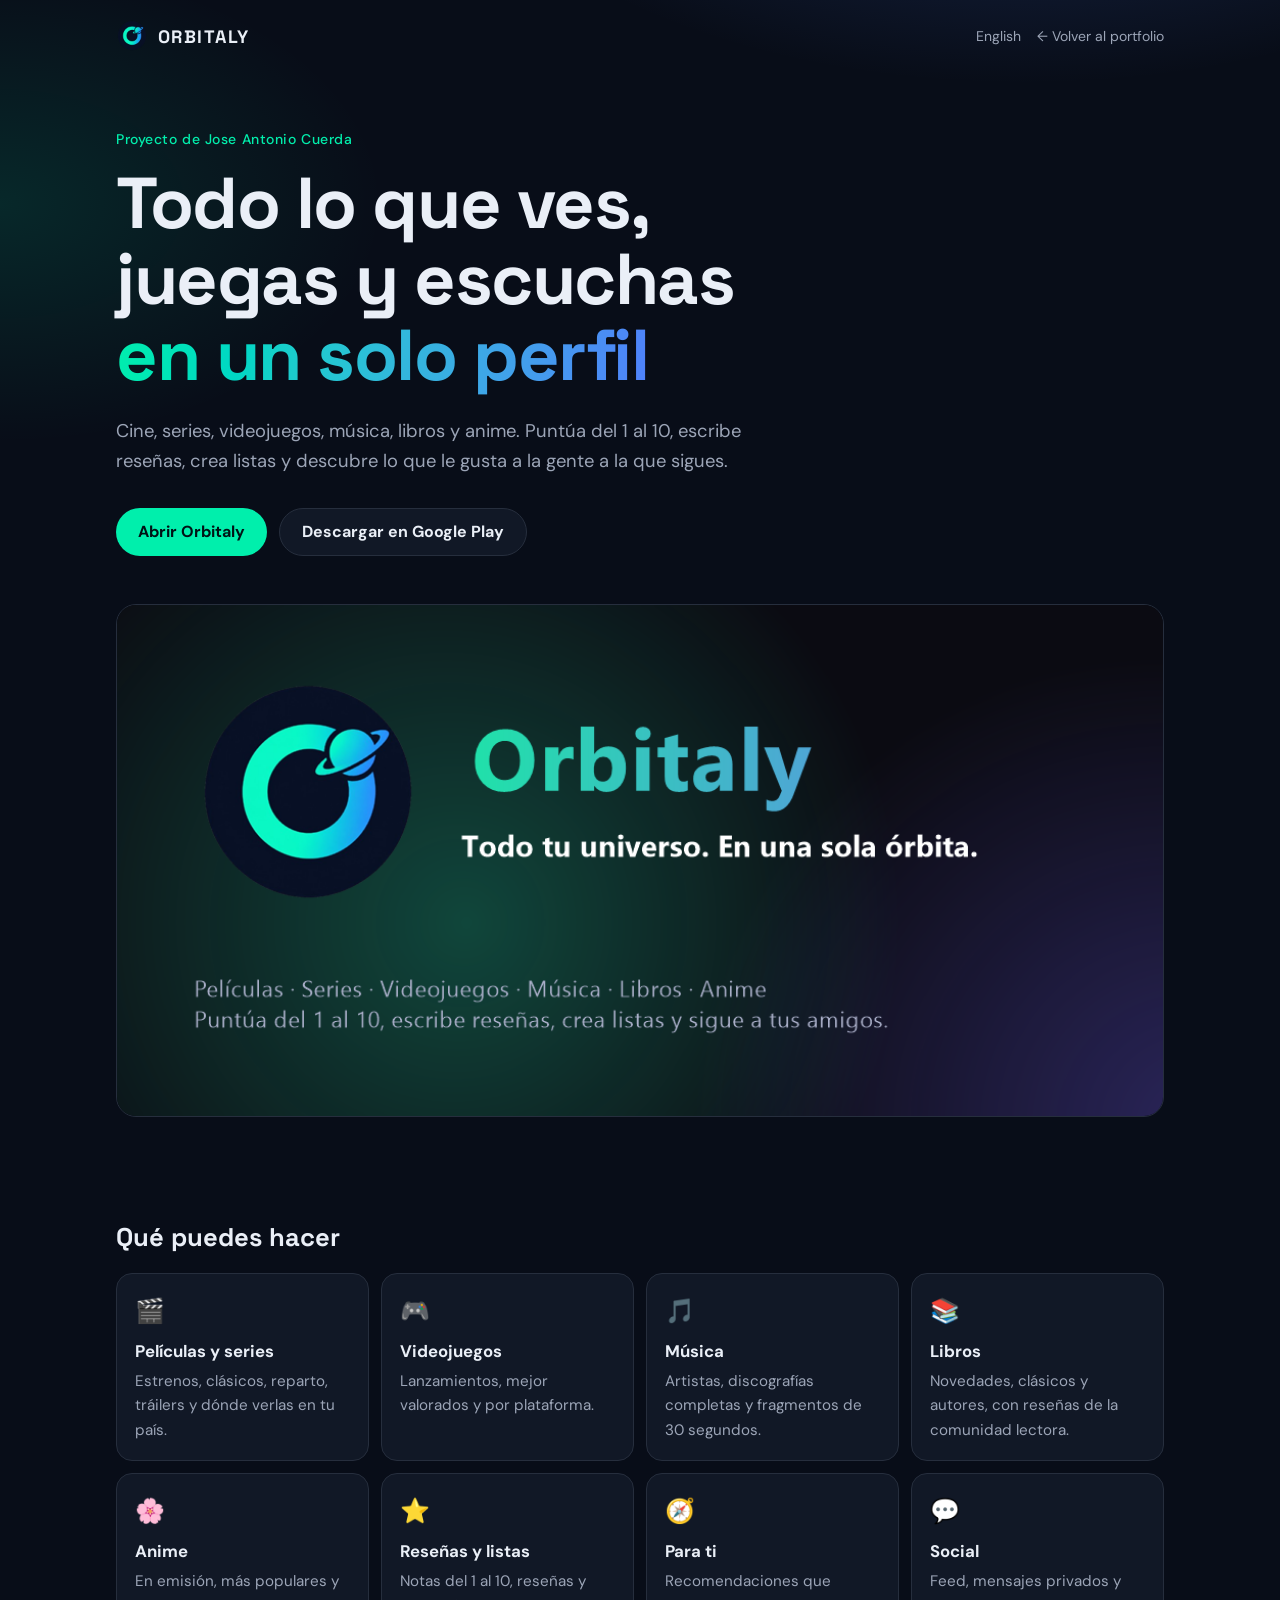
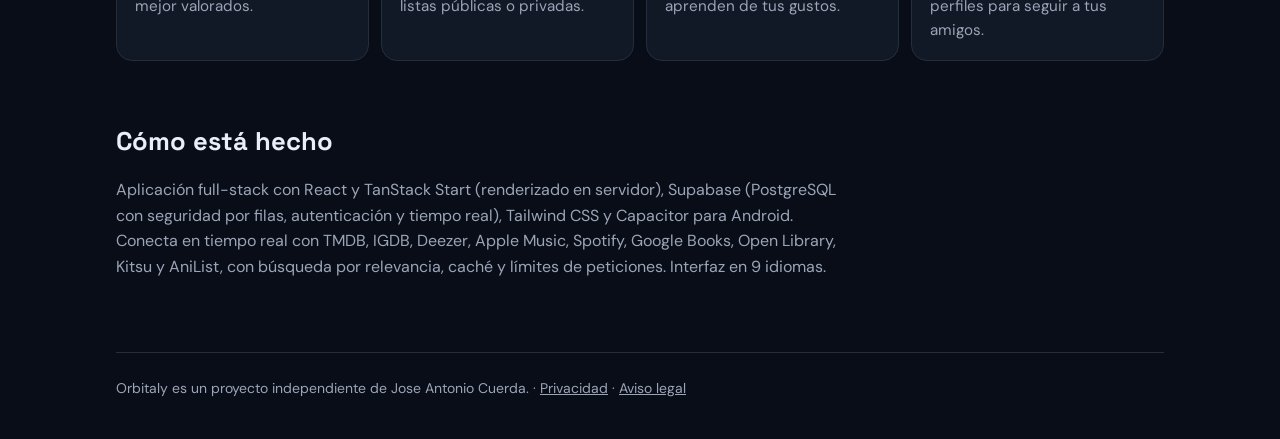
<file: orbitaly/index.html>
<!doctype html>
<html lang="es">
<head>
<meta charset="utf-8">
<meta name="viewport" content="width=device-width, initial-scale=1">
<title>Orbitaly — biblioteca social de cine, series, videojuegos, música, libros y anime</title>
<meta name="description" content="Orbitaly reúne en un solo perfil todo lo que ves, juegas, escuchas y lees. Puntúa del 1 al 10, escribe reseñas, crea listas y descubre recomendaciones. Gratis en web y Android.">
<link rel="canonical" href="https://josears20.github.io/orbitaly/">
<link rel="alternate" hreflang="es" href="https://josears20.github.io/orbitaly/">
<link rel="alternate" hreflang="en" href="https://josears20.github.io/orbitaly/en/">
<link rel="alternate" hreflang="x-default" href="https://josears20.github.io/orbitaly/">
<meta name="theme-color" content="#0B0B12">
<meta property="og:type" content="website">
<meta property="og:site_name" content="Orbitaly">
<meta property="og:title" content="Orbitaly — biblioteca social de cine, series, videojuegos, música, libros y anime">
<meta property="og:description" content="Orbitaly reúne en un solo perfil todo lo que ves, juegas, escuchas y lees. Puntúa del 1 al 10, escribe reseñas, crea listas y descubre recomendaciones. Gratis en web y Android.">
<meta property="og:url" content="https://josears20.github.io/orbitaly/">
<meta property="og:image" content="https://josears20.github.io/orbitaly/og-image.png">
<meta property="og:image:width" content="1200">
<meta property="og:image:height" content="630">
<meta property="og:locale" content="es_ES">
<meta name="twitter:card" content="summary_large_image">
<meta name="twitter:title" content="Orbitaly — biblioteca social de cine, series, videojuegos, música, libros y anime">
<meta name="twitter:description" content="Orbitaly reúne en un solo perfil todo lo que ves, juegas, escuchas y lees. Puntúa del 1 al 10, escribe reseñas, crea listas y descubre recomendaciones. Gratis en web y Android.">
<meta name="twitter:image" content="https://josears20.github.io/orbitaly/og-image.png">
<link rel="icon" type="image/png" href="icon-192.png">
<link rel="apple-touch-icon" href="apple-touch-icon.png">
<link rel="preconnect" href="https://fonts.googleapis.com">
<link rel="preconnect" href="https://fonts.gstatic.com" crossorigin>
<link href="https://fonts.googleapis.com/css2?family=DM+Sans:wght@400;500;700&family=Space+Grotesk:wght@600;700&display=swap" rel="stylesheet">
<script type="application/ld+json">{"@context":"https://schema.org","@type":"SoftwareApplication","name":"Orbitaly","url":"https://orbitaly.lovable.app","description":"Orbitaly reúne en un solo perfil todo lo que ves, juegas, escuchas y lees. Puntúa del 1 al 10, escribe reseñas, crea listas y descubre recomendaciones. Gratis en web y Android.","applicationCategory":"EntertainmentApplication","operatingSystem":"Web, Android","inLanguage":["es","en","fr","de","it","pt","ja","ko","ca"],"offers":{"@type":"Offer","price":"0","priceCurrency":"EUR"},"image":"https://josears20.github.io/orbitaly/og-image.png","author":{"@type":"Person","name":"Jose Antonio Cuerda","url":"https://josears20.github.io/"},"sameAs":["https://play.google.com/store/apps/details?id=app.lovable.orbitaly"]}</script>
<style>
  :root {
    --bg: oklch(0.16 0.024 265);
    --surface: oklch(0.21 0.03 265);
    --border: oklch(0.3 0.03 265);
    --fg: oklch(0.95 0.012 265);
    --muted: oklch(0.72 0.028 265);
    --primary: oklch(0.84 0.185 165);
    --primary-fg: oklch(0.17 0.03 200);
    --accent: oklch(0.63 0.19 265);
  }
  * { box-sizing: border-box; }
  html { -webkit-text-size-adjust: 100%; }
  body {
    margin: 0; background: var(--bg); color: var(--fg);
    font: 16px/1.6 "DM Sans", ui-sans-serif, system-ui, sans-serif;
    background-image: radial-gradient(60rem 30rem at 80% -10%, oklch(0.63 0.19 265 / 0.25), transparent 60%),
      radial-gradient(40rem 25rem at 0% 10%, oklch(0.84 0.185 165 / 0.12), transparent 60%);
    background-repeat: no-repeat;
  }
  a { color: inherit; }
  .wrap { max-width: 1080px; margin: 0 auto; padding: 0 16px; }
  header { display: flex; flex-wrap: wrap; justify-content: space-between; align-items: center; gap: 12px; padding: 20px 0; font-size: 14px; }
  header nav { display: flex; flex-wrap: wrap; gap: 16px; }
  header a { color: var(--muted); text-decoration: none; }
  header a:hover { color: var(--fg); }
  .brand { display: flex; align-items: center; gap: 10px; font: 700 18px "Space Grotesk", sans-serif; letter-spacing: .08em; color: var(--fg) !important; }
  .brand img { width: 32px; height: 32px; border-radius: 8px; }
  .hero { padding: 56px 0 40px; }
  .eyebrow { color: var(--primary); font-weight: 500; font-size: 14px; letter-spacing: .04em; margin: 0 0 16px; }
  h1 { font: 700 clamp(2.2rem, 7vw, 4.5rem)/1.05 "Space Grotesk", sans-serif; margin: 0; letter-spacing: -.02em; text-wrap: balance; }
  .neon { background: linear-gradient(100deg, var(--primary), var(--accent)); -webkit-background-clip: text; background-clip: text; color: transparent; }
  .lead { max-width: 40rem; color: var(--muted); font-size: 1.15rem; margin: 24px 0 32px; }
  .ctas { display: flex; flex-wrap: wrap; gap: 12px; }
  .btn { display: inline-flex; align-items: center; justify-content: center; min-height: 48px; padding: 0 22px; border-radius: 999px; font-weight: 700; text-decoration: none; }
  .btn-primary { background: var(--primary); color: var(--primary-fg); }
  .btn-ghost { border: 1px solid var(--border); background: var(--surface); }
  .btn:hover { filter: brightness(1.08); }
  .shot { margin: 48px 0 0; border-radius: 20px; overflow: hidden; border: 1px solid var(--border); }
  .shot img { display: block; width: 100%; height: auto; }
  h2 { font: 700 1.6rem "Space Grotesk", sans-serif; margin: 64px 0 20px; }
  .grid { display: grid; gap: 12px; grid-template-columns: repeat(auto-fill, minmax(230px, 1fr)); list-style: none; padding: 0; margin: 0; }
  .card { background: var(--surface); border: 1px solid var(--border); border-radius: 16px; padding: 18px; }
  .card .ico { font-size: 1.5rem; }
  .card h3 { margin: 8px 0 4px; font-size: 1.05rem; }
  .card p { margin: 0; color: var(--muted); font-size: .95rem; }
  .tech { max-width: 46rem; color: var(--muted); }
  footer { margin-top: 72px; padding: 24px 0 40px; border-top: 1px solid var(--border); color: var(--muted); font-size: 14px; }
</style>
</head>
<body>
<div class="wrap">
  <header>
    <a class="brand" href="https://josears20.github.io/orbitaly/"><img src="icon-192.png" alt="" width="32" height="32">ORBITALY</a>
    <nav>
      <a href="https://josears20.github.io/orbitaly/en/" hreflang="en" lang="en">English</a>
      <a href="https://josears20.github.io/">← Volver al portfolio</a>
    </nav>
  </header>
  <main>
    <section class="hero">
      <p class="eyebrow">Proyecto de Jose Antonio Cuerda</p>
      <h1>Todo lo que ves, juegas y escuchas<br><span class="neon">en un solo perfil</span></h1>
      <p class="lead">Cine, series, videojuegos, música, libros y anime. Puntúa del 1 al 10, escribe reseñas, crea listas y descubre lo que le gusta a la gente a la que sigues.</p>
      <div class="ctas">
        <a class="btn btn-primary" href="https://orbitaly.lovable.app">Abrir Orbitaly</a>
        <a class="btn btn-ghost" href="https://play.google.com/store/apps/details?id=app.lovable.orbitaly">Descargar en Google Play</a>
      </div>
      <figure class="shot"><img src="grafico-funciones-1024x500.png" width="1024" height="500" alt="Orbitaly — biblioteca social de cine, series, videojuegos, música, libros y anime"></figure>
    </section>
    <section>
      <h2>Qué puedes hacer</h2>
      <ul class="grid">
        <li class="card"><div class="ico" aria-hidden="true">🎬</div><h3>Películas y series</h3><p>Estrenos, clásicos, reparto, tráilers y dónde verlas en tu país.</p></li>
        <li class="card"><div class="ico" aria-hidden="true">🎮</div><h3>Videojuegos</h3><p>Lanzamientos, mejor valorados y por plataforma.</p></li>
        <li class="card"><div class="ico" aria-hidden="true">🎵</div><h3>Música</h3><p>Artistas, discografías completas y fragmentos de 30 segundos.</p></li>
        <li class="card"><div class="ico" aria-hidden="true">📚</div><h3>Libros</h3><p>Novedades, clásicos y autores, con reseñas de la comunidad lectora.</p></li>
        <li class="card"><div class="ico" aria-hidden="true">🌸</div><h3>Anime</h3><p>En emisión, más populares y mejor valorados.</p></li>
        <li class="card"><div class="ico" aria-hidden="true">⭐</div><h3>Reseñas y listas</h3><p>Notas del 1 al 10, reseñas y listas públicas o privadas.</p></li>
        <li class="card"><div class="ico" aria-hidden="true">🧭</div><h3>Para ti</h3><p>Recomendaciones que aprenden de tus gustos.</p></li>
        <li class="card"><div class="ico" aria-hidden="true">💬</div><h3>Social</h3><p>Feed, mensajes privados y perfiles para seguir a tus amigos.</p></li>
      </ul>
    </section>
    <section>
      <h2>Cómo está hecho</h2>
      <p class="tech">Aplicación full-stack con React y TanStack Start (renderizado en servidor), Supabase (PostgreSQL con seguridad por filas, autenticación y tiempo real), Tailwind CSS y Capacitor para Android. Conecta en tiempo real con TMDB, IGDB, Deezer, Apple Music, Spotify, Google Books, Open Library, Kitsu y AniList, con búsqueda por relevancia, caché y límites de peticiones. Interfaz en 9 idiomas.</p>
    </section>
  </main>
  <footer>Orbitaly es un proyecto independiente de Jose Antonio Cuerda. · <a href="https://orbitaly.lovable.app/privacidad">Privacidad</a> · <a href="https://orbitaly.lovable.app/aviso-legal">Aviso legal</a></footer>
</div>
</body>
</html>
</file>
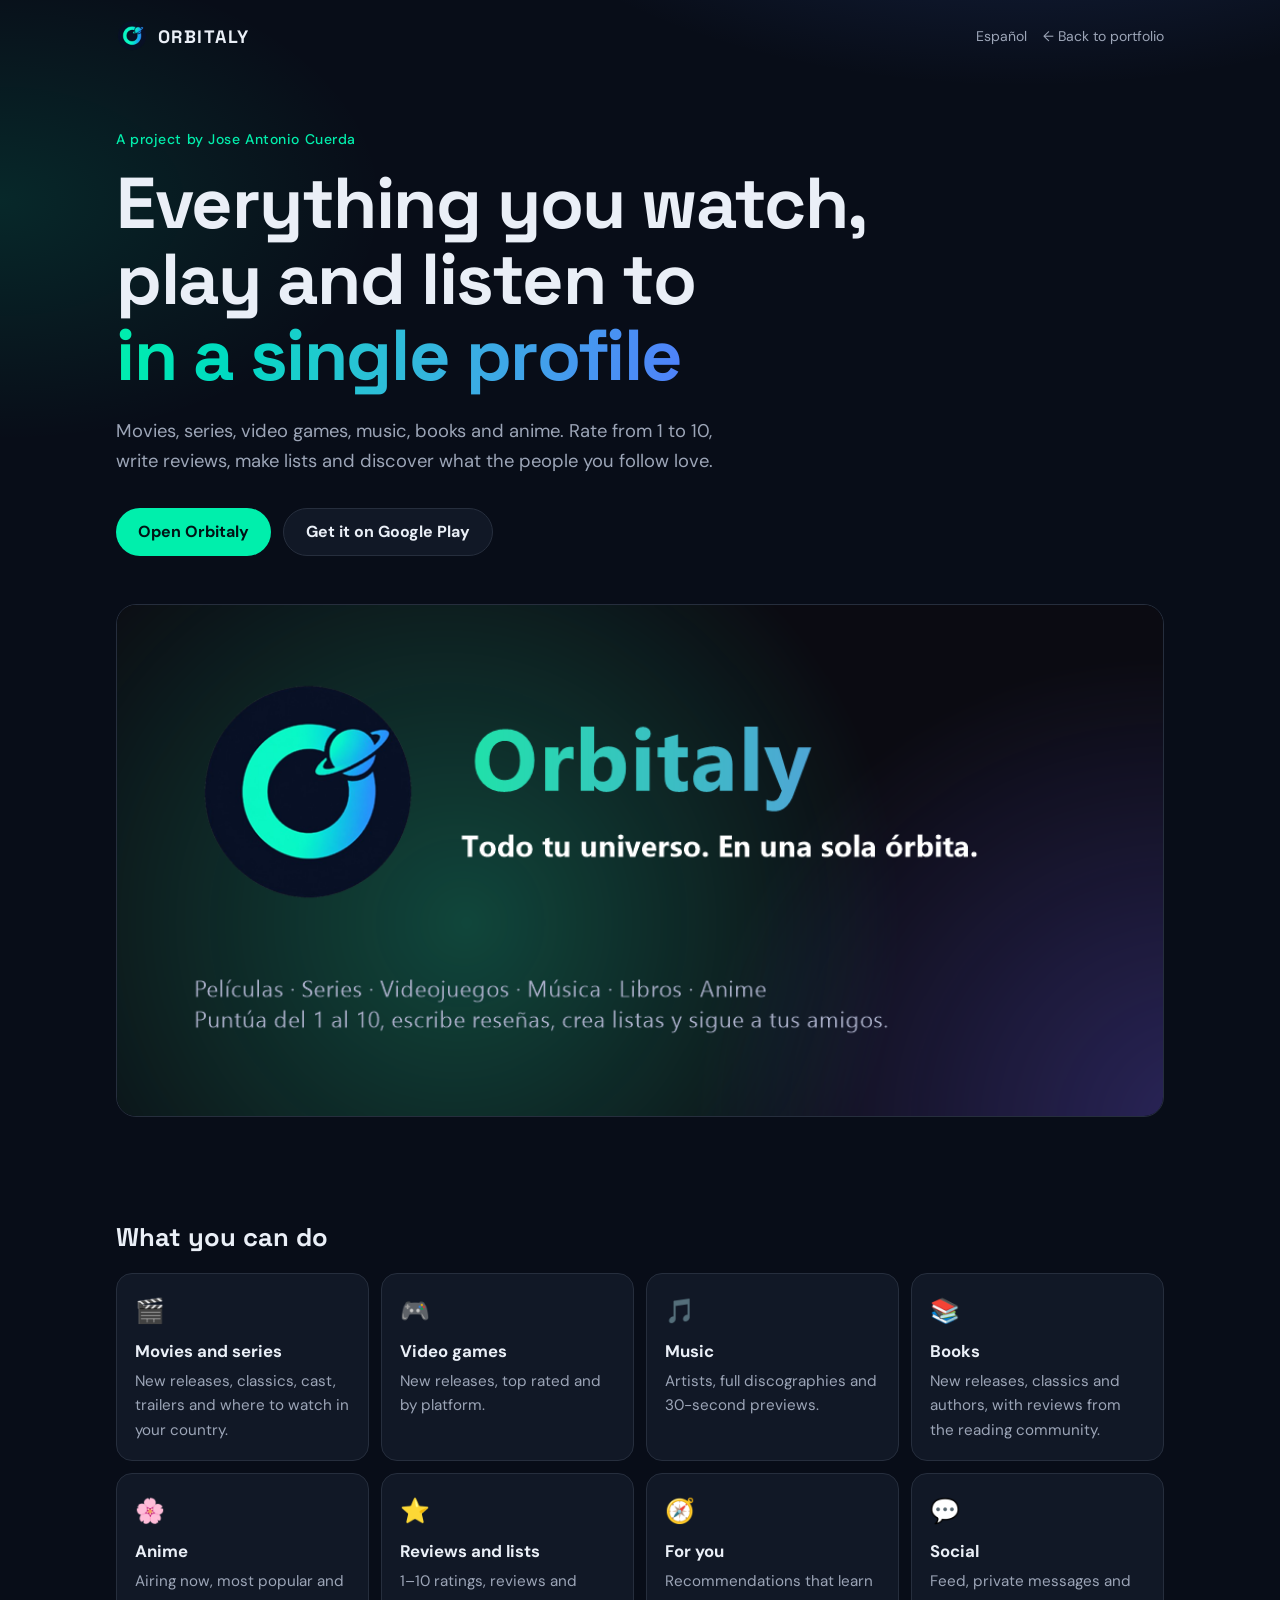
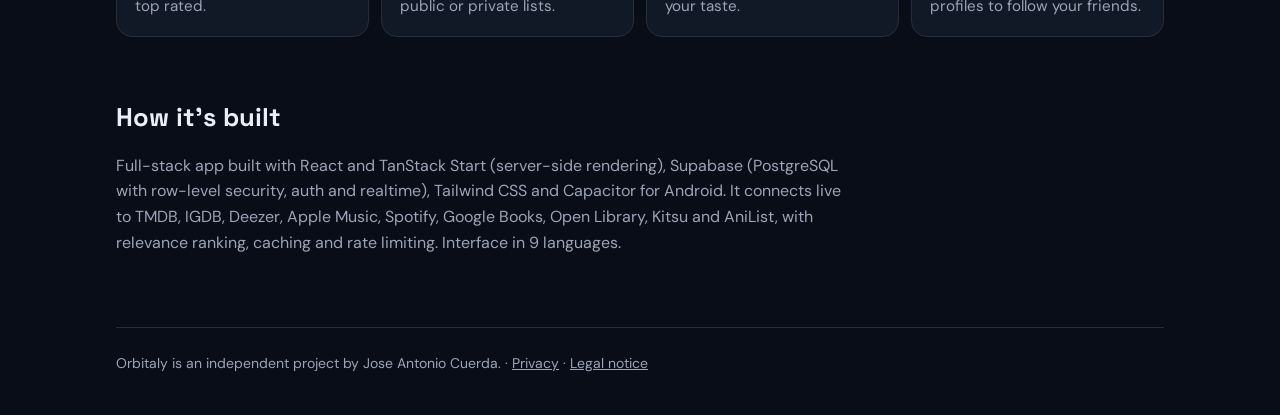
<file: orbitaly/en/index.html>
<!doctype html>
<html lang="en">
<head>
<meta charset="utf-8">
<meta name="viewport" content="width=device-width, initial-scale=1">
<title>Orbitaly — social library for movies, series, video games, music, books and anime</title>
<meta name="description" content="Orbitaly brings everything you watch, play, listen to and read into a single profile. Rate from 1 to 10, write reviews, make lists and get recommendations. Free on web and Android.">
<link rel="canonical" href="https://josears20.github.io/orbitaly/en/">
<link rel="alternate" hreflang="es" href="https://josears20.github.io/orbitaly/">
<link rel="alternate" hreflang="en" href="https://josears20.github.io/orbitaly/en/">
<link rel="alternate" hreflang="x-default" href="https://josears20.github.io/orbitaly/">
<meta name="theme-color" content="#0B0B12">
<meta property="og:type" content="website">
<meta property="og:site_name" content="Orbitaly">
<meta property="og:title" content="Orbitaly — social library for movies, series, video games, music, books and anime">
<meta property="og:description" content="Orbitaly brings everything you watch, play, listen to and read into a single profile. Rate from 1 to 10, write reviews, make lists and get recommendations. Free on web and Android.">
<meta property="og:url" content="https://josears20.github.io/orbitaly/en/">
<meta property="og:image" content="https://josears20.github.io/orbitaly/og-image.png">
<meta property="og:image:width" content="1200">
<meta property="og:image:height" content="630">
<meta property="og:locale" content="en_US">
<meta name="twitter:card" content="summary_large_image">
<meta name="twitter:title" content="Orbitaly — social library for movies, series, video games, music, books and anime">
<meta name="twitter:description" content="Orbitaly brings everything you watch, play, listen to and read into a single profile. Rate from 1 to 10, write reviews, make lists and get recommendations. Free on web and Android.">
<meta name="twitter:image" content="https://josears20.github.io/orbitaly/og-image.png">
<link rel="icon" type="image/png" href="../icon-192.png">
<link rel="apple-touch-icon" href="../apple-touch-icon.png">
<link rel="preconnect" href="https://fonts.googleapis.com">
<link rel="preconnect" href="https://fonts.gstatic.com" crossorigin>
<link href="https://fonts.googleapis.com/css2?family=DM+Sans:wght@400;500;700&family=Space+Grotesk:wght@600;700&display=swap" rel="stylesheet">
<script type="application/ld+json">{"@context":"https://schema.org","@type":"SoftwareApplication","name":"Orbitaly","url":"https://orbitaly.lovable.app","description":"Orbitaly brings everything you watch, play, listen to and read into a single profile. Rate from 1 to 10, write reviews, make lists and get recommendations. Free on web and Android.","applicationCategory":"EntertainmentApplication","operatingSystem":"Web, Android","inLanguage":["es","en","fr","de","it","pt","ja","ko","ca"],"offers":{"@type":"Offer","price":"0","priceCurrency":"EUR"},"image":"https://josears20.github.io/orbitaly/og-image.png","author":{"@type":"Person","name":"Jose Antonio Cuerda","url":"https://josears20.github.io/"},"sameAs":["https://play.google.com/store/apps/details?id=app.lovable.orbitaly"]}</script>
<style>
  :root {
    --bg: oklch(0.16 0.024 265);
    --surface: oklch(0.21 0.03 265);
    --border: oklch(0.3 0.03 265);
    --fg: oklch(0.95 0.012 265);
    --muted: oklch(0.72 0.028 265);
    --primary: oklch(0.84 0.185 165);
    --primary-fg: oklch(0.17 0.03 200);
    --accent: oklch(0.63 0.19 265);
  }
  * { box-sizing: border-box; }
  html { -webkit-text-size-adjust: 100%; }
  body {
    margin: 0; background: var(--bg); color: var(--fg);
    font: 16px/1.6 "DM Sans", ui-sans-serif, system-ui, sans-serif;
    background-image: radial-gradient(60rem 30rem at 80% -10%, oklch(0.63 0.19 265 / 0.25), transparent 60%),
      radial-gradient(40rem 25rem at 0% 10%, oklch(0.84 0.185 165 / 0.12), transparent 60%);
    background-repeat: no-repeat;
  }
  a { color: inherit; }
  .wrap { max-width: 1080px; margin: 0 auto; padding: 0 16px; }
  header { display: flex; flex-wrap: wrap; justify-content: space-between; align-items: center; gap: 12px; padding: 20px 0; font-size: 14px; }
  header nav { display: flex; flex-wrap: wrap; gap: 16px; }
  header a { color: var(--muted); text-decoration: none; }
  header a:hover { color: var(--fg); }
  .brand { display: flex; align-items: center; gap: 10px; font: 700 18px "Space Grotesk", sans-serif; letter-spacing: .08em; color: var(--fg) !important; }
  .brand img { width: 32px; height: 32px; border-radius: 8px; }
  .hero { padding: 56px 0 40px; }
  .eyebrow { color: var(--primary); font-weight: 500; font-size: 14px; letter-spacing: .04em; margin: 0 0 16px; }
  h1 { font: 700 clamp(2.2rem, 7vw, 4.5rem)/1.05 "Space Grotesk", sans-serif; margin: 0; letter-spacing: -.02em; text-wrap: balance; }
  .neon { background: linear-gradient(100deg, var(--primary), var(--accent)); -webkit-background-clip: text; background-clip: text; color: transparent; }
  .lead { max-width: 40rem; color: var(--muted); font-size: 1.15rem; margin: 24px 0 32px; }
  .ctas { display: flex; flex-wrap: wrap; gap: 12px; }
  .btn { display: inline-flex; align-items: center; justify-content: center; min-height: 48px; padding: 0 22px; border-radius: 999px; font-weight: 700; text-decoration: none; }
  .btn-primary { background: var(--primary); color: var(--primary-fg); }
  .btn-ghost { border: 1px solid var(--border); background: var(--surface); }
  .btn:hover { filter: brightness(1.08); }
  .shot { margin: 48px 0 0; border-radius: 20px; overflow: hidden; border: 1px solid var(--border); }
  .shot img { display: block; width: 100%; height: auto; }
  h2 { font: 700 1.6rem "Space Grotesk", sans-serif; margin: 64px 0 20px; }
  .grid { display: grid; gap: 12px; grid-template-columns: repeat(auto-fill, minmax(230px, 1fr)); list-style: none; padding: 0; margin: 0; }
  .card { background: var(--surface); border: 1px solid var(--border); border-radius: 16px; padding: 18px; }
  .card .ico { font-size: 1.5rem; }
  .card h3 { margin: 8px 0 4px; font-size: 1.05rem; }
  .card p { margin: 0; color: var(--muted); font-size: .95rem; }
  .tech { max-width: 46rem; color: var(--muted); }
  footer { margin-top: 72px; padding: 24px 0 40px; border-top: 1px solid var(--border); color: var(--muted); font-size: 14px; }
</style>
</head>
<body>
<div class="wrap">
  <header>
    <a class="brand" href="https://josears20.github.io/orbitaly/en/"><img src="../icon-192.png" alt="" width="32" height="32">ORBITALY</a>
    <nav>
      <a href="https://josears20.github.io/orbitaly/" hreflang="es" lang="es">Español</a>
      <a href="https://josears20.github.io/">← Back to portfolio</a>
    </nav>
  </header>
  <main>
    <section class="hero">
      <p class="eyebrow">A project by Jose Antonio Cuerda</p>
      <h1>Everything you watch, play and listen to<br><span class="neon">in a single profile</span></h1>
      <p class="lead">Movies, series, video games, music, books and anime. Rate from 1 to 10, write reviews, make lists and discover what the people you follow love.</p>
      <div class="ctas">
        <a class="btn btn-primary" href="https://orbitaly.lovable.app">Open Orbitaly</a>
        <a class="btn btn-ghost" href="https://play.google.com/store/apps/details?id=app.lovable.orbitaly">Get it on Google Play</a>
      </div>
      <figure class="shot"><img src="../grafico-funciones-1024x500.png" width="1024" height="500" alt="Orbitaly — social library for movies, series, video games, music, books and anime"></figure>
    </section>
    <section>
      <h2>What you can do</h2>
      <ul class="grid">
        <li class="card"><div class="ico" aria-hidden="true">🎬</div><h3>Movies and series</h3><p>New releases, classics, cast, trailers and where to watch in your country.</p></li>
        <li class="card"><div class="ico" aria-hidden="true">🎮</div><h3>Video games</h3><p>New releases, top rated and by platform.</p></li>
        <li class="card"><div class="ico" aria-hidden="true">🎵</div><h3>Music</h3><p>Artists, full discographies and 30-second previews.</p></li>
        <li class="card"><div class="ico" aria-hidden="true">📚</div><h3>Books</h3><p>New releases, classics and authors, with reviews from the reading community.</p></li>
        <li class="card"><div class="ico" aria-hidden="true">🌸</div><h3>Anime</h3><p>Airing now, most popular and top rated.</p></li>
        <li class="card"><div class="ico" aria-hidden="true">⭐</div><h3>Reviews and lists</h3><p>1–10 ratings, reviews and public or private lists.</p></li>
        <li class="card"><div class="ico" aria-hidden="true">🧭</div><h3>For you</h3><p>Recommendations that learn your taste.</p></li>
        <li class="card"><div class="ico" aria-hidden="true">💬</div><h3>Social</h3><p>Feed, private messages and profiles to follow your friends.</p></li>
      </ul>
    </section>
    <section>
      <h2>How it's built</h2>
      <p class="tech">Full-stack app built with React and TanStack Start (server-side rendering), Supabase (PostgreSQL with row-level security, auth and realtime), Tailwind CSS and Capacitor for Android. It connects live to TMDB, IGDB, Deezer, Apple Music, Spotify, Google Books, Open Library, Kitsu and AniList, with relevance ranking, caching and rate limiting. Interface in 9 languages.</p>
    </section>
  </main>
  <footer>Orbitaly is an independent project by Jose Antonio Cuerda. · <a href="https://orbitaly.lovable.app/privacidad">Privacy</a> · <a href="https://orbitaly.lovable.app/aviso-legal">Legal notice</a></footer>
</div>
</body>
</html>
</file>
